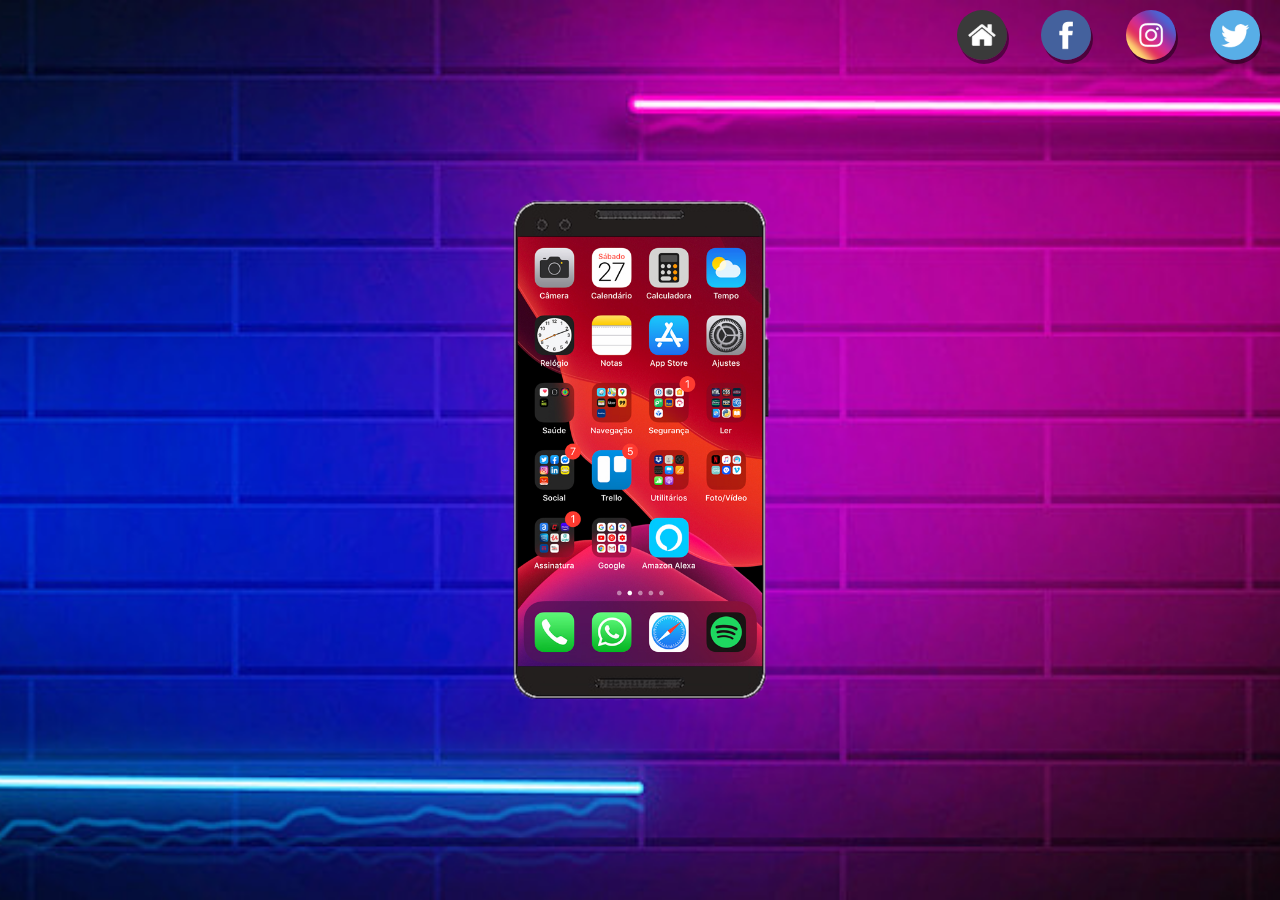
<file: index.html>
<!DOCTYPE html>
<html lang="en">
<head>
    <meta charset="UTF-8">
    <meta name="viewport" content="width=device-width, initial-scale=1.0">
    <title>Projeto Redes Sociais</title>
    <link rel="stylesheet" href="estilos/style.css">
    <link rel="shortcut icon" href="favicon.ico" type="image/x-icon">
</head>
<body>
    <main>
        <section id="telefone">
            <iframe src="home.html" frameborder="0" id="tela" name="tela"></iframe>
        </section>
        <section id="redes-sociais">
            <a href="home.html" target="tela"> <img src="imagens/logo-home.jpg" alt=""></a>
            <a href="facebook.html" target="tela"> <img src="imagens/logo-facebook.jpg" alt=""></a>
            <a href="instagram.html" target="tela"> <img src="imagens/logo-instagram.jpg" alt=""></a>
            <a href="twitter.html" target="tela"> <img src="imagens/logo-twitter.jpg" alt=""></a>
        </section>
    </main>
</body>
</html>
</file>
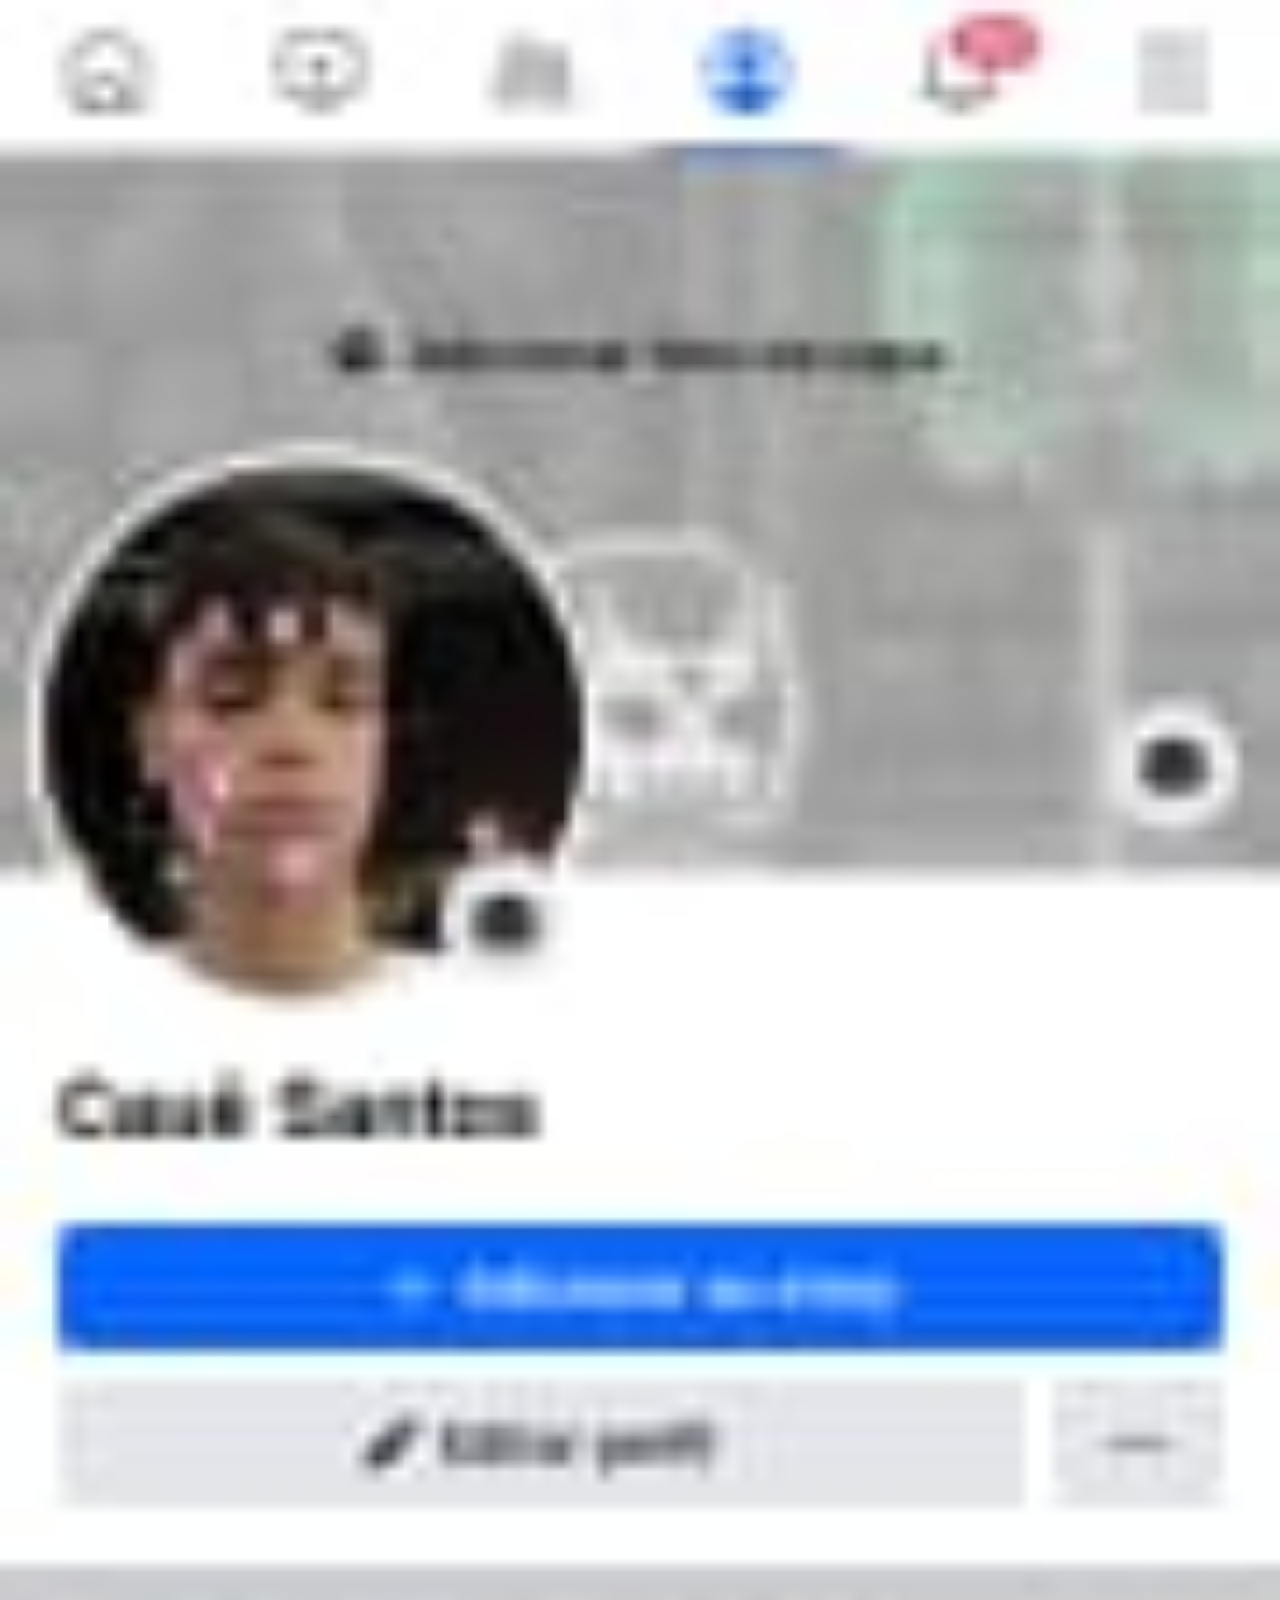
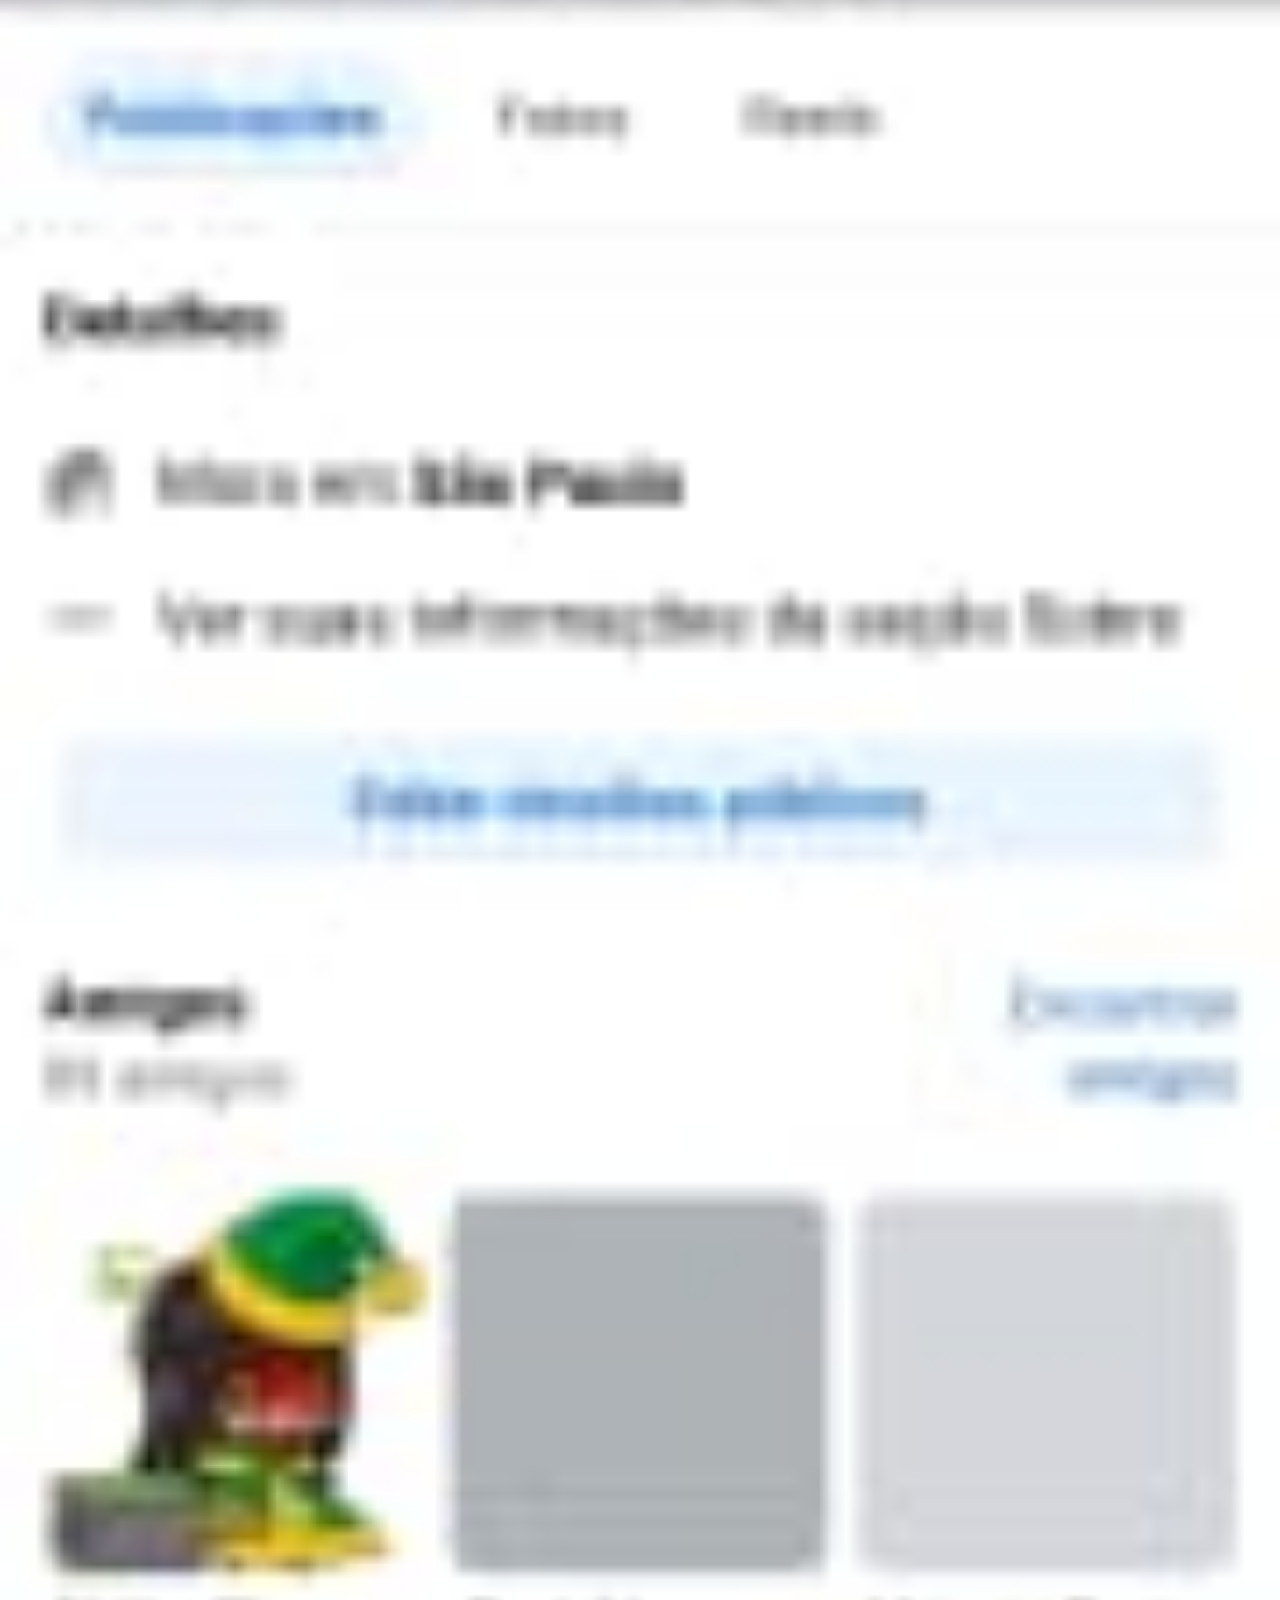
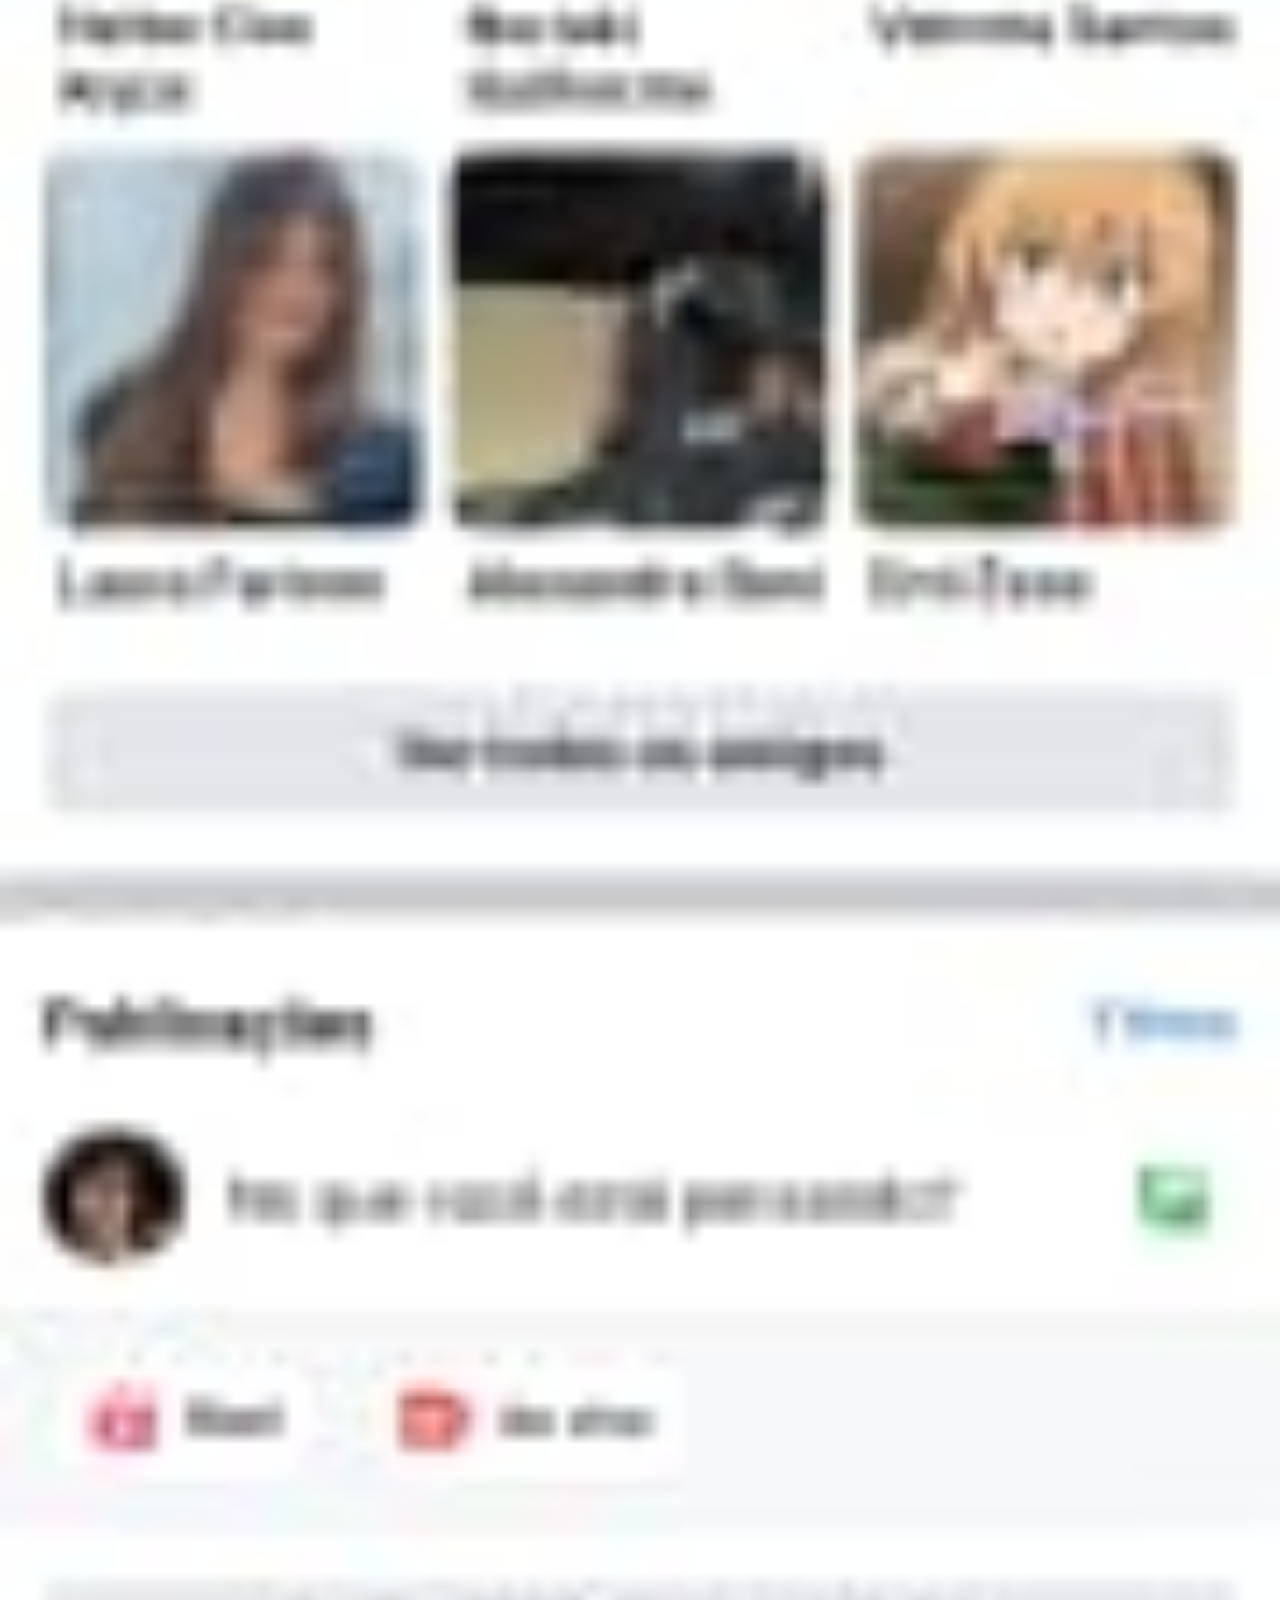
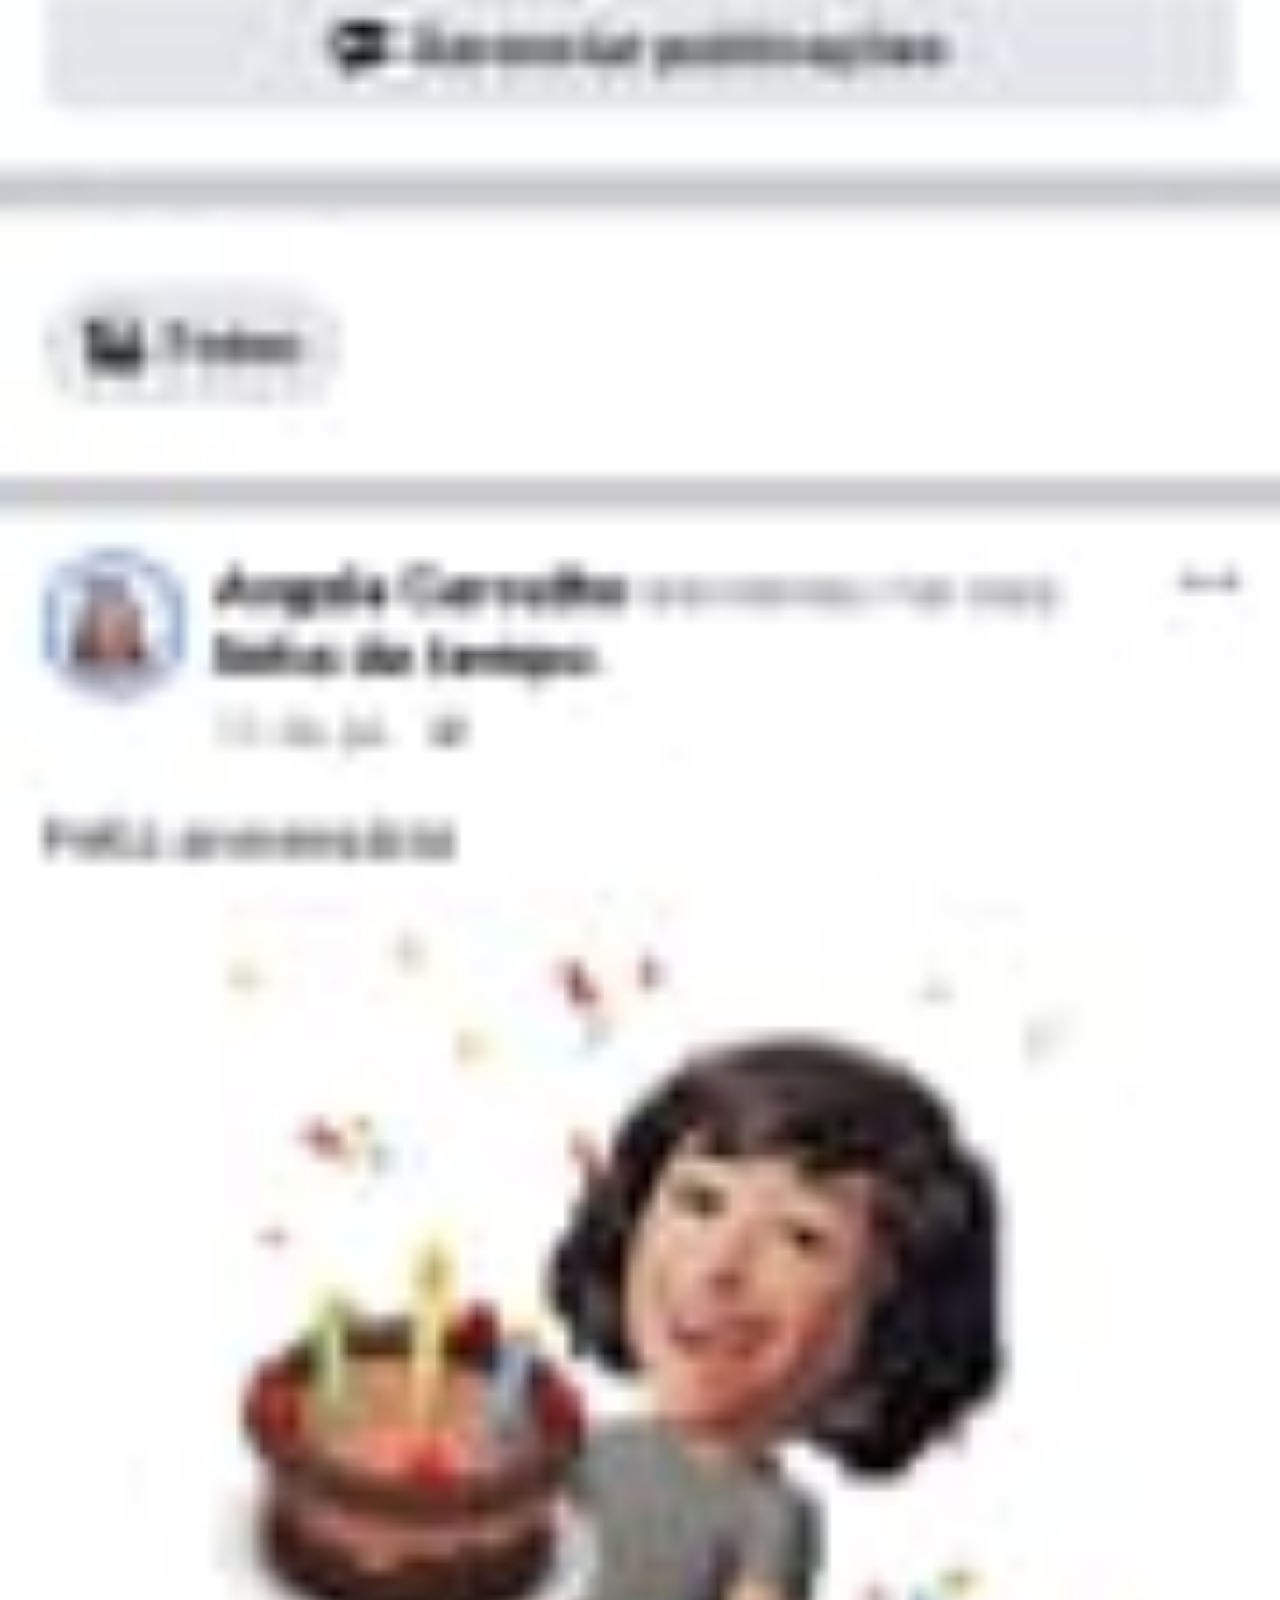
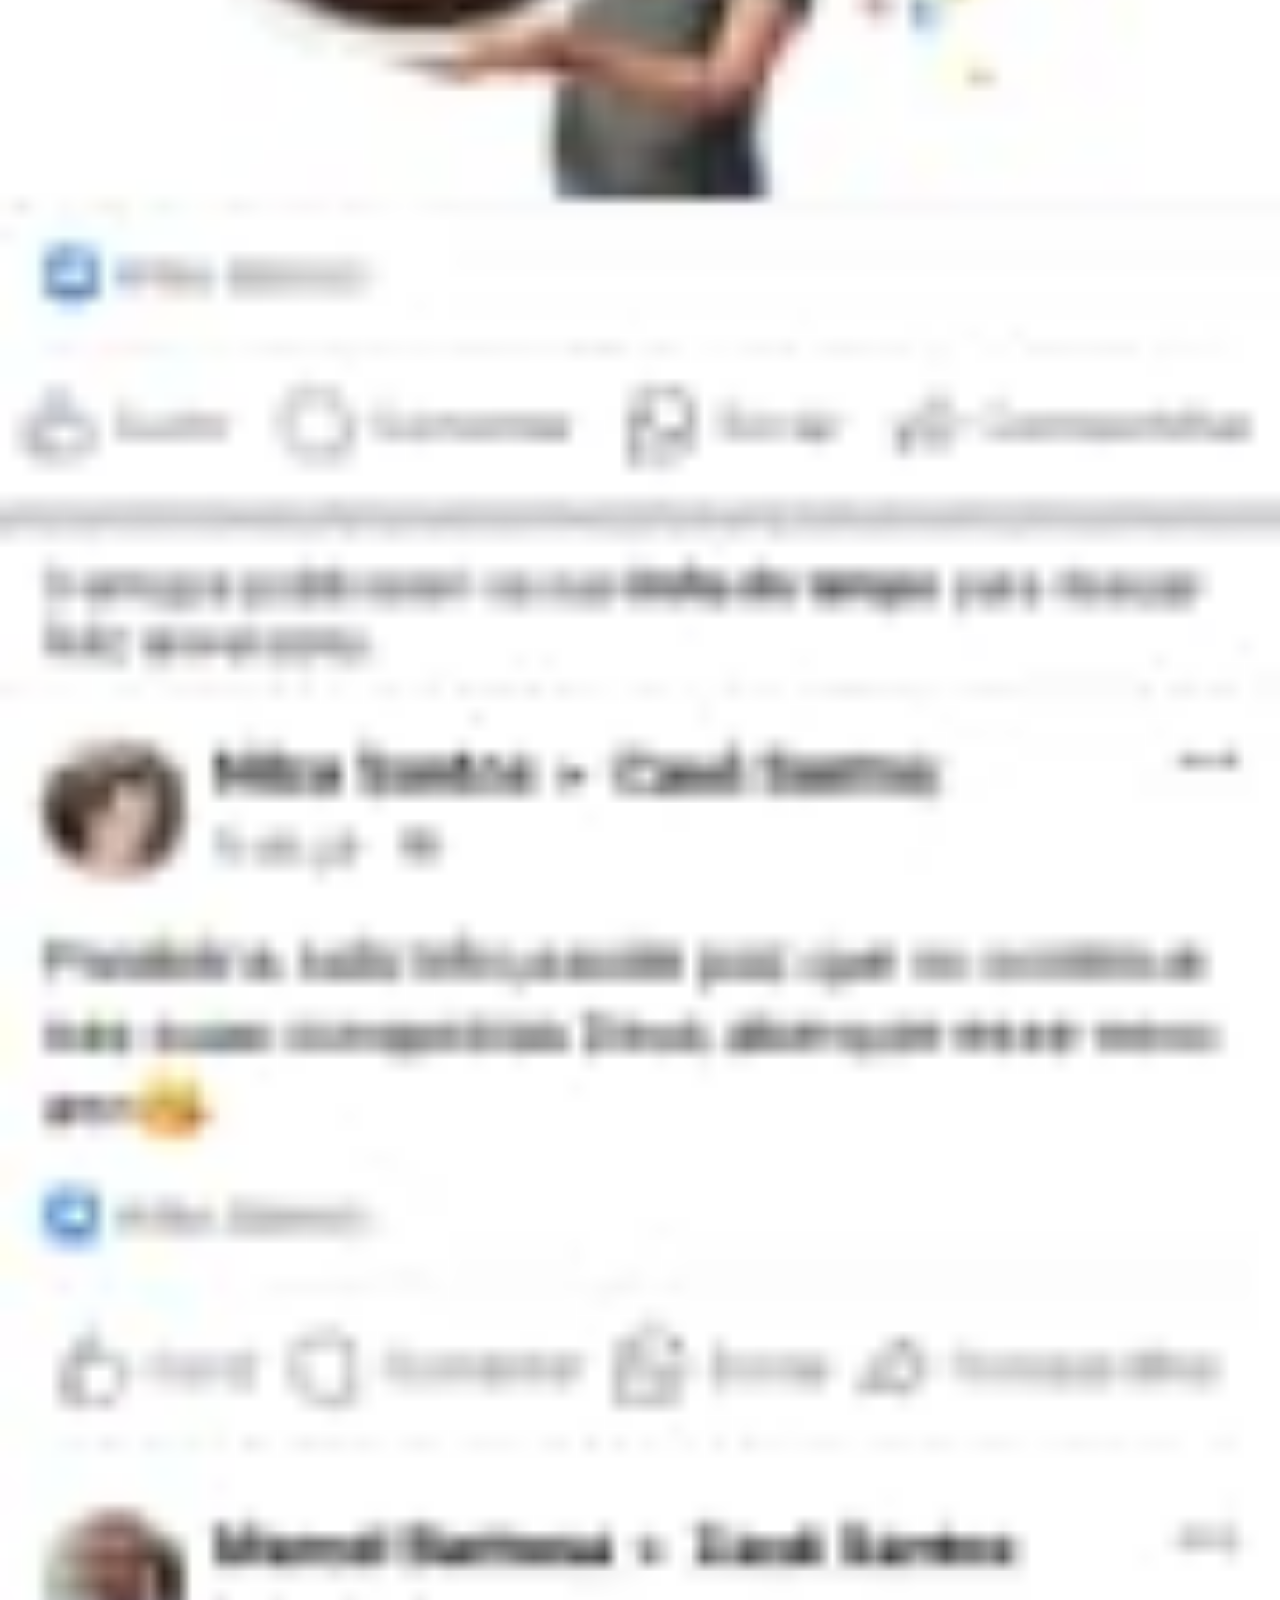
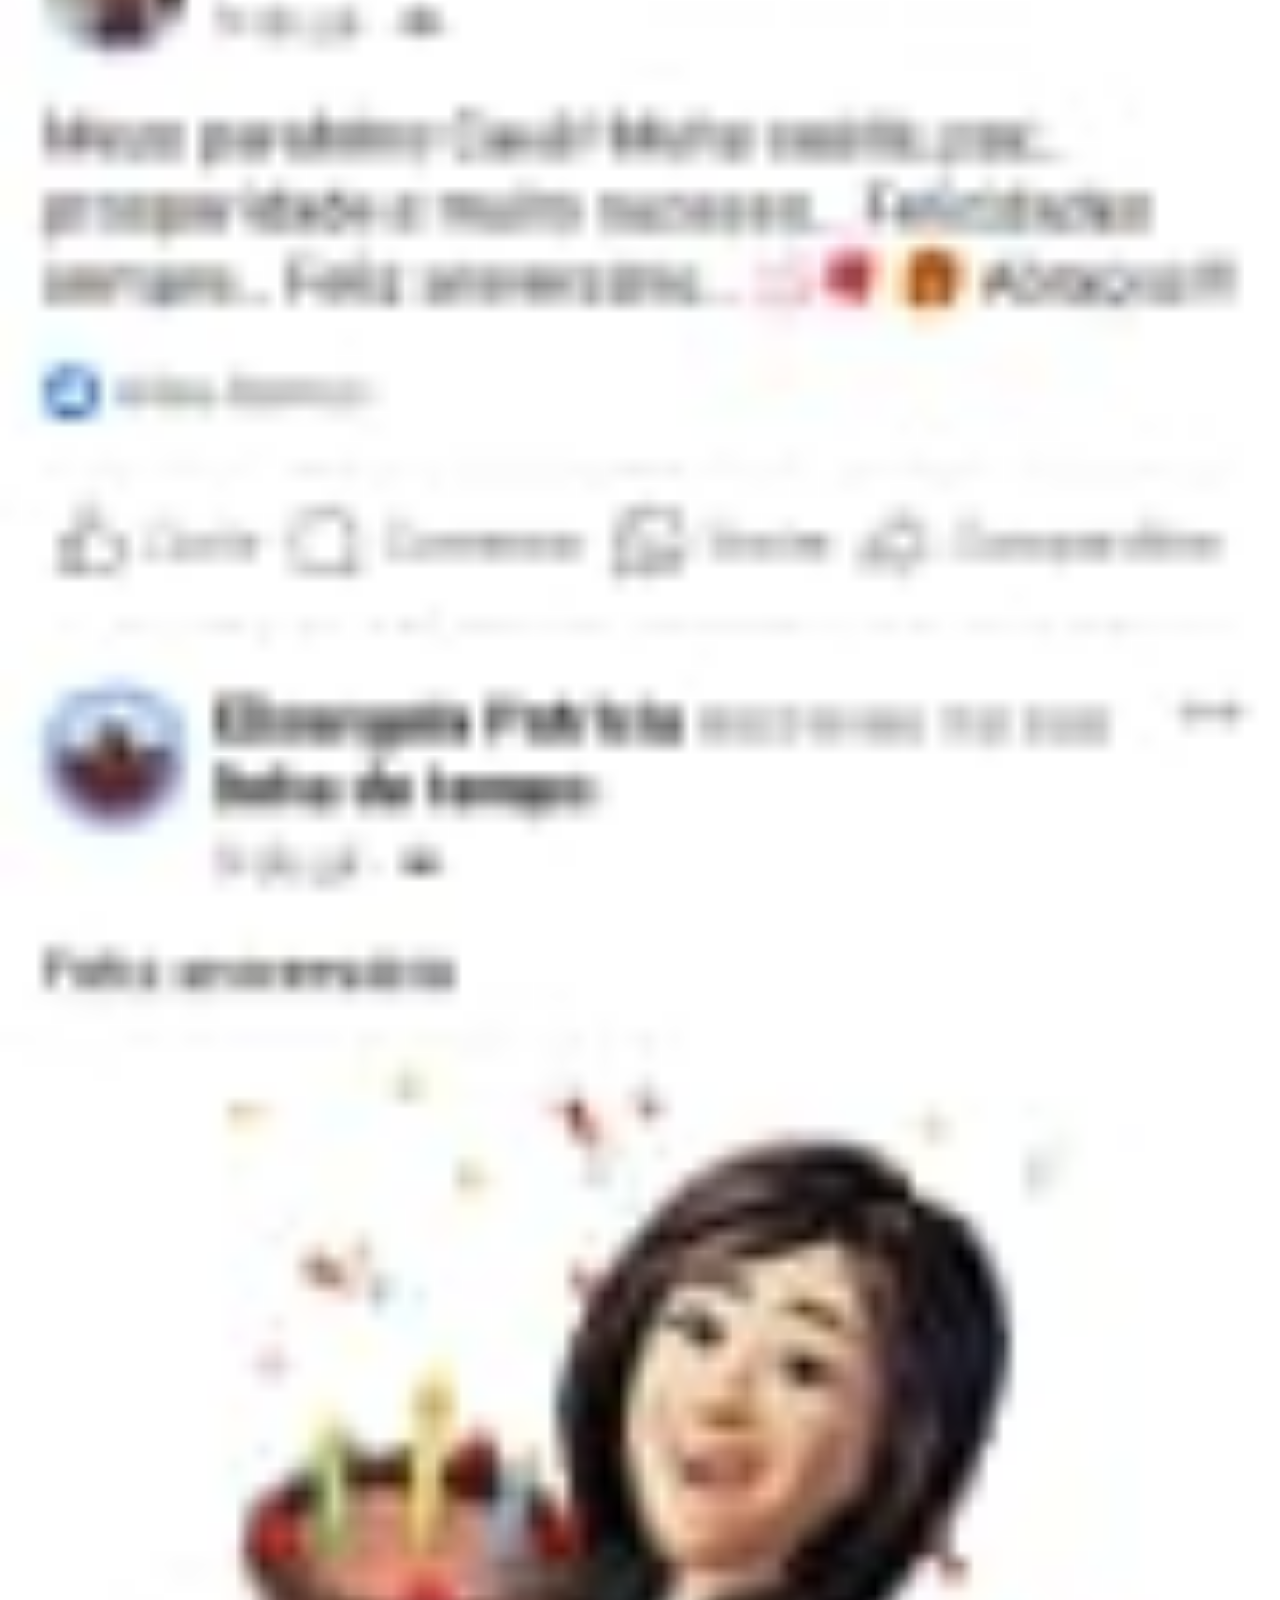
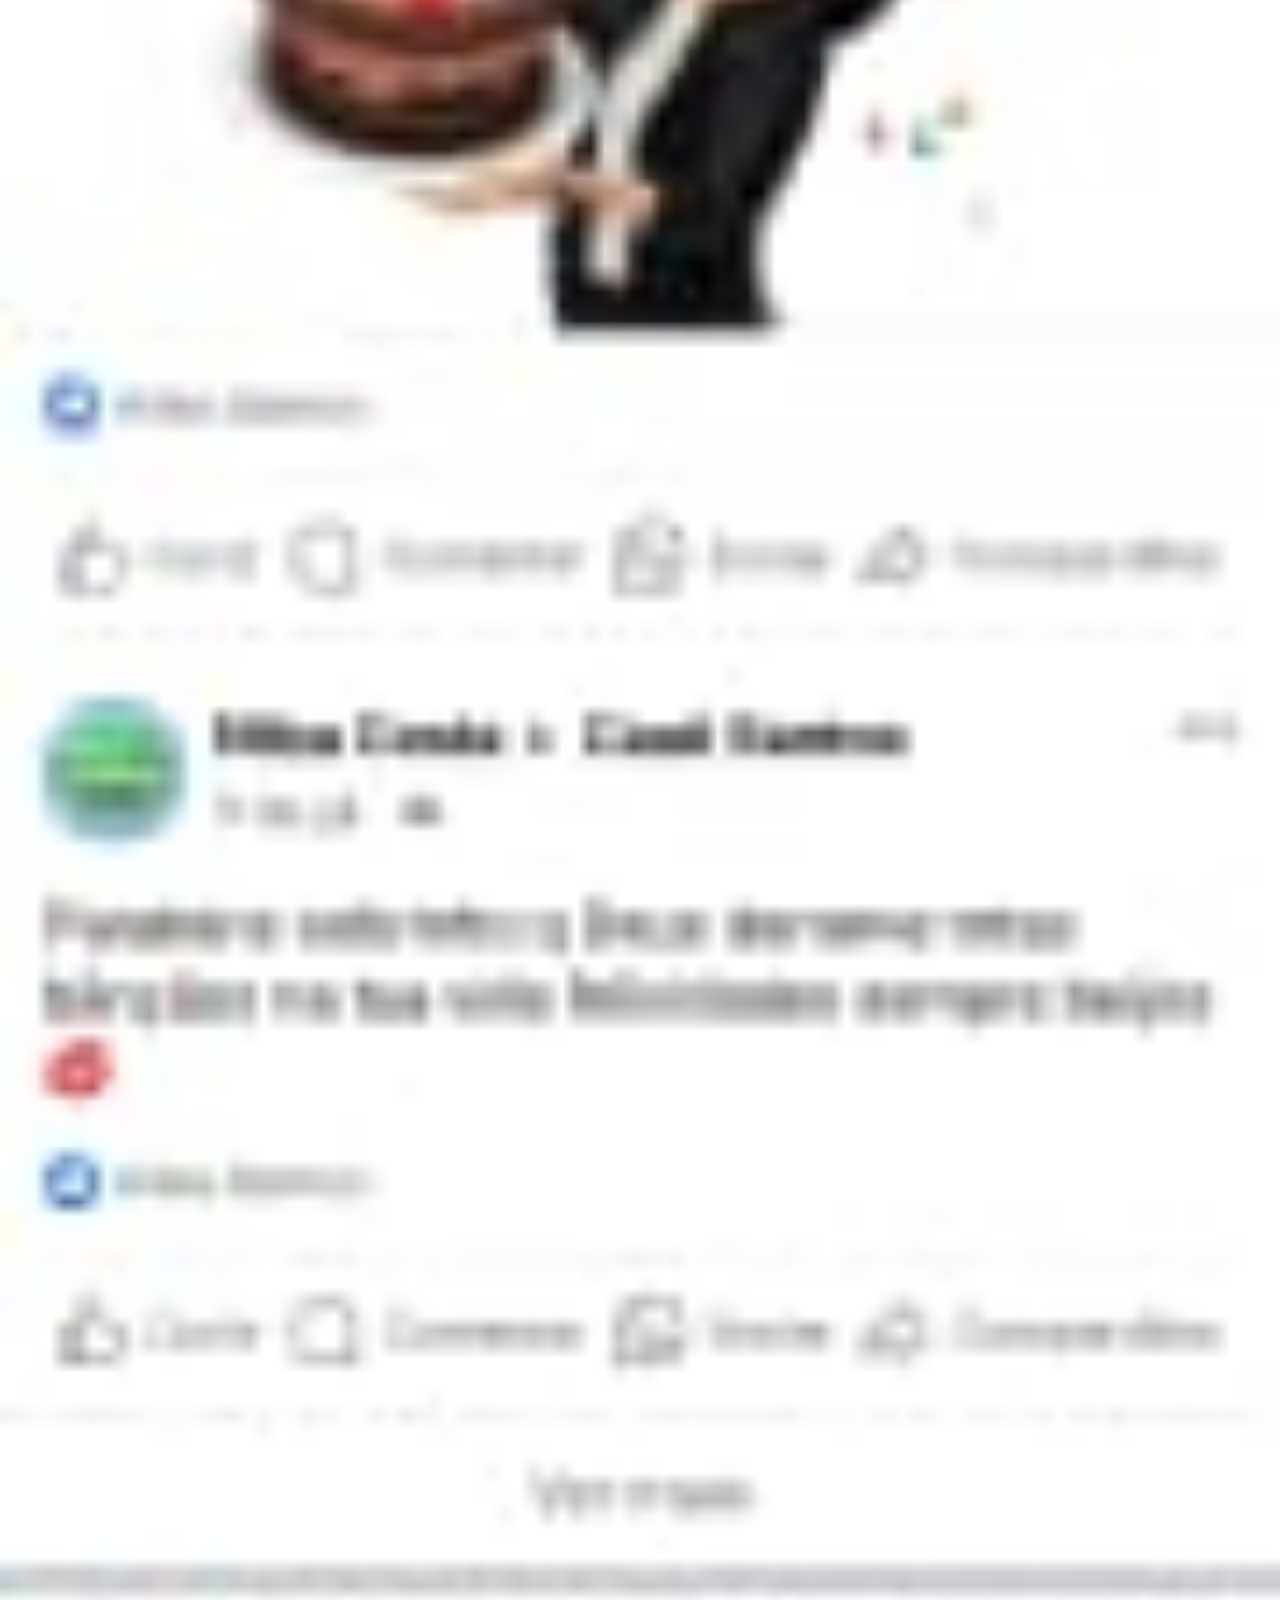
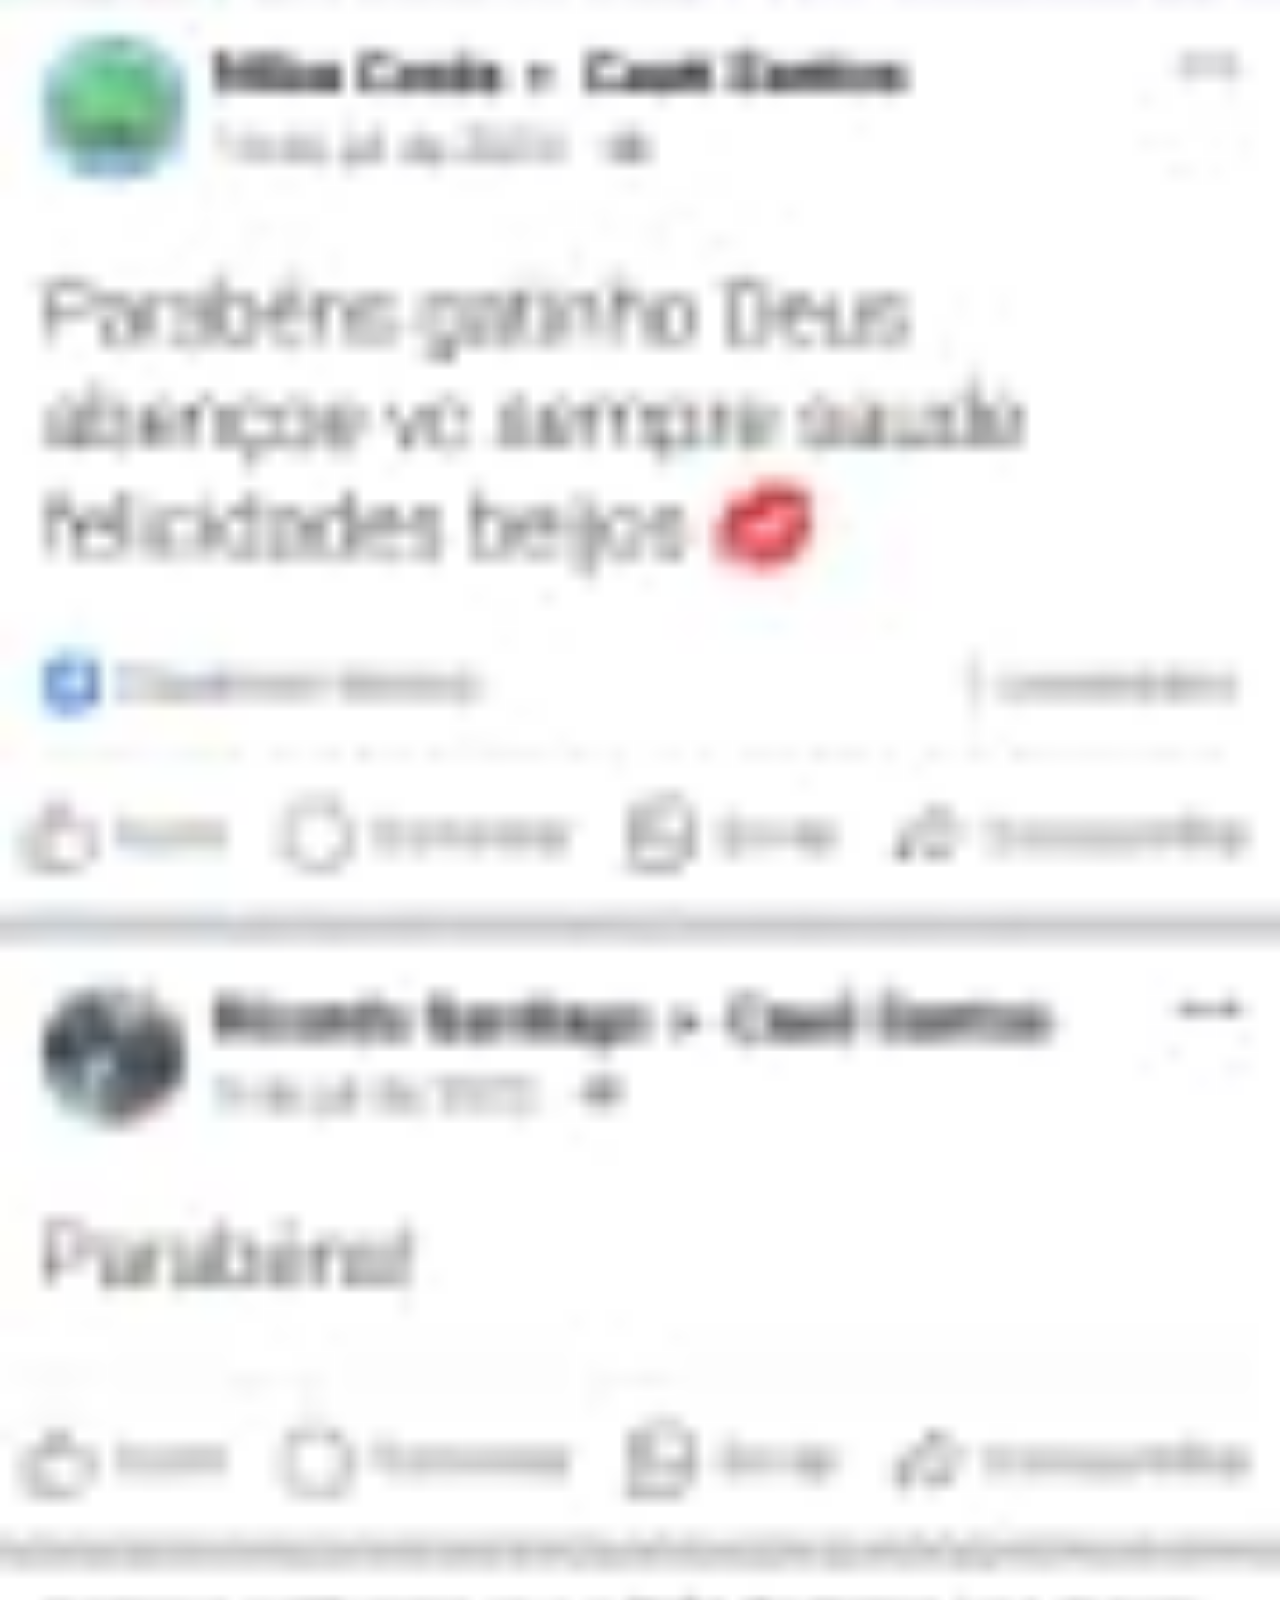
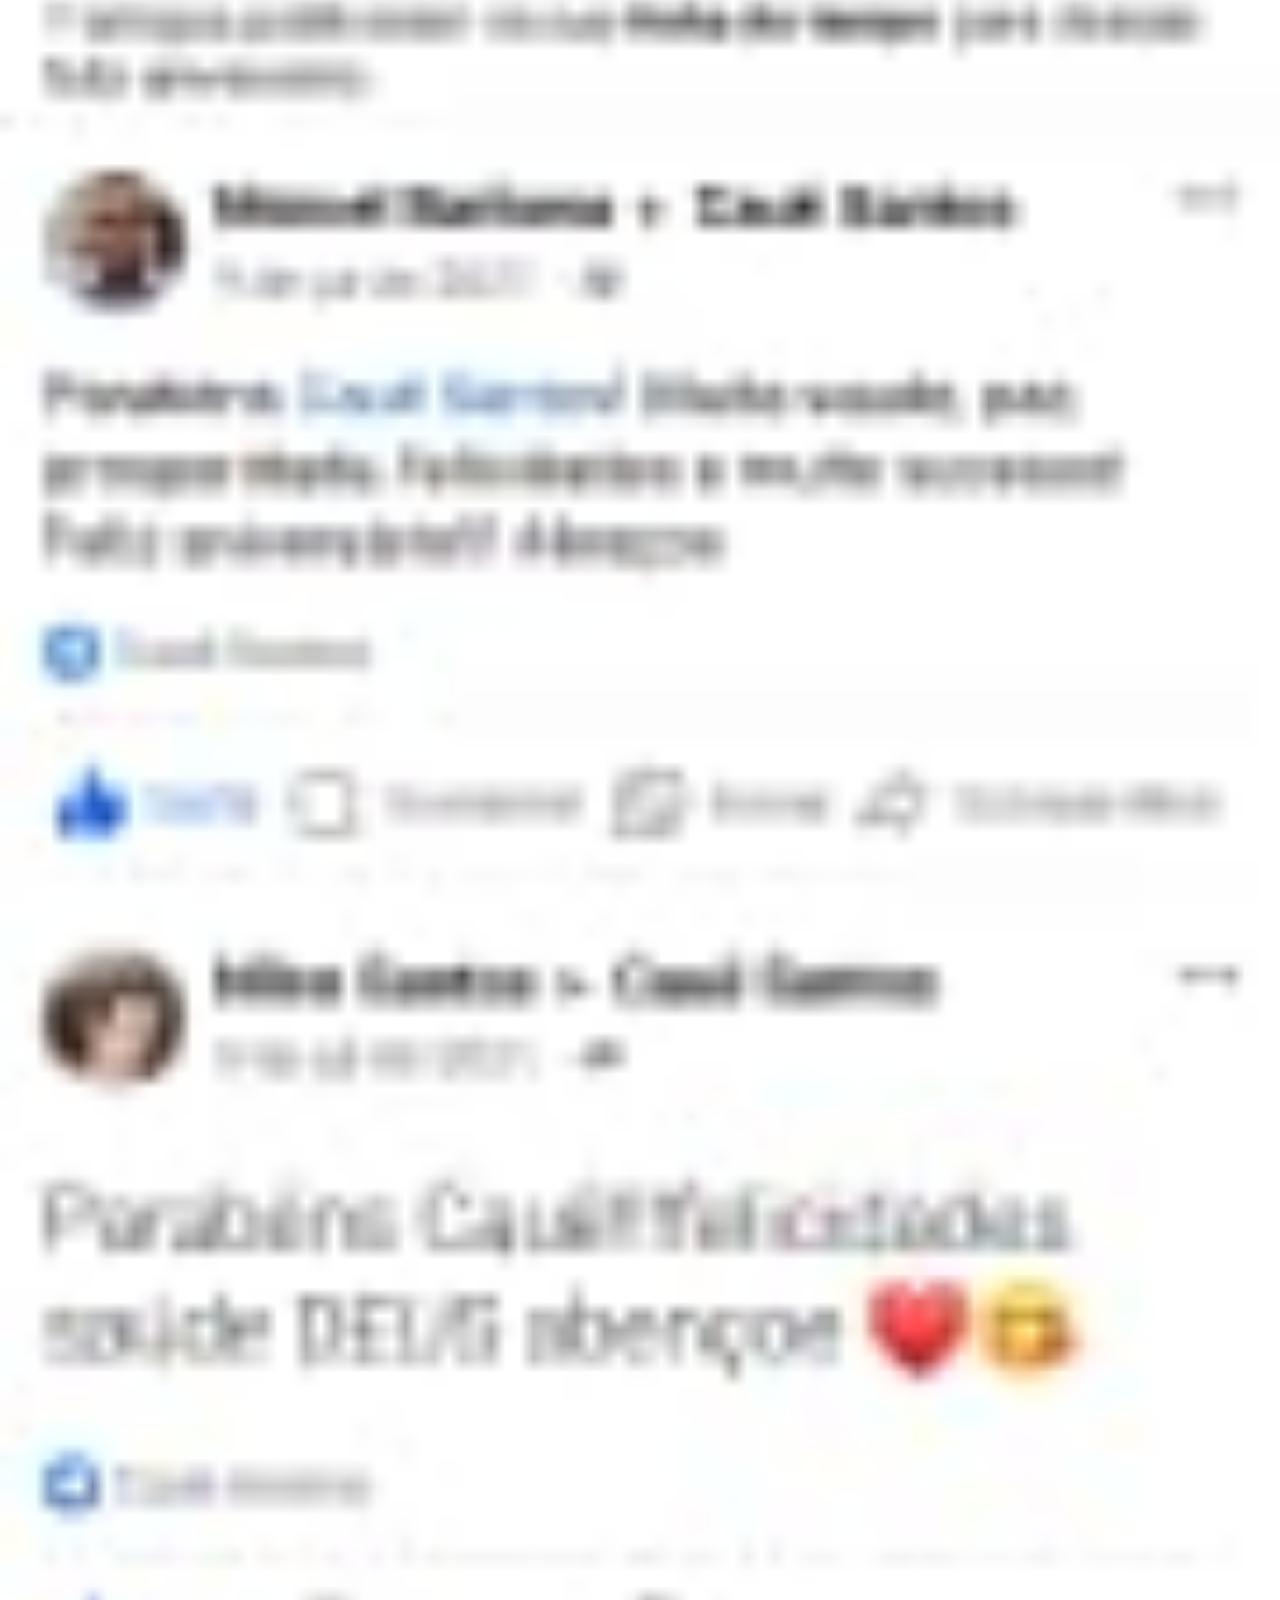
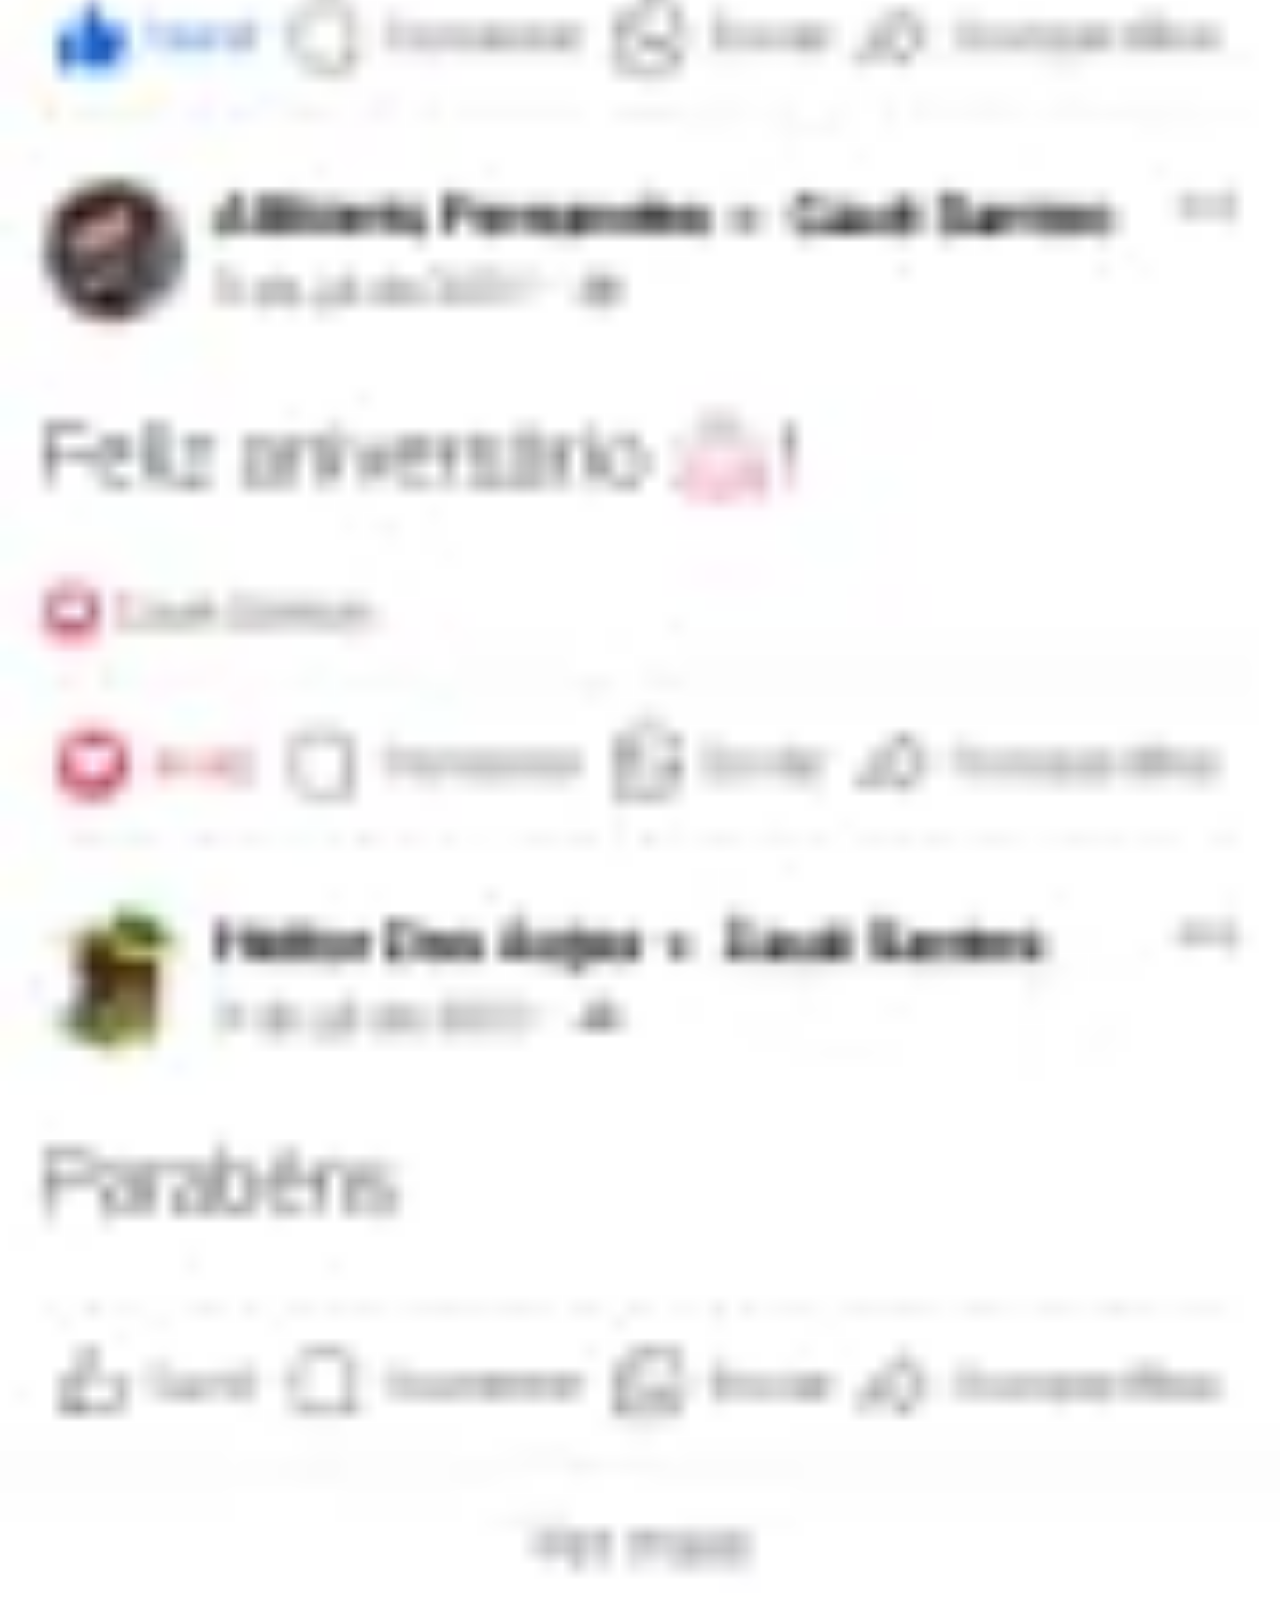
<file: facebook.html>
<!DOCTYPE html>
<html lang="en">
<head>
    <meta charset="UTF-8">
    <meta name="viewport" content="width=device-width, initial-scale=1.0">
    <title>Facebook</title>
    <link rel="stylesheet" href="estilos/social.css">
</head>
<body>
    <img src="imagens/tela-facebook.jpeg" alt="">
</body>
</html>
</file>
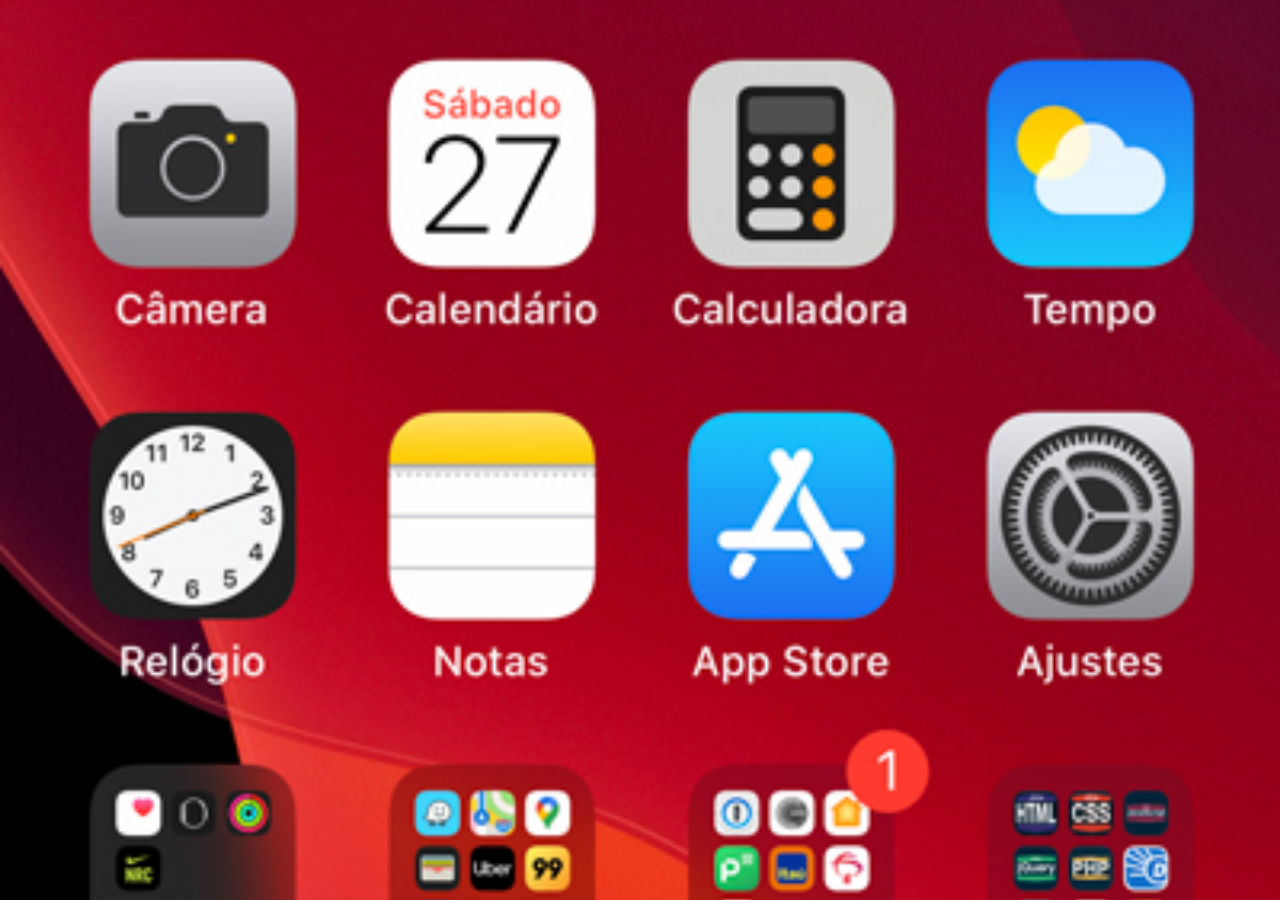
<file: home.html>
<!DOCTYPE html>
<html lang="en">
<head>
    <meta charset="UTF-8">
    <meta name="viewport" content="width=device-width, initial-scale=1.0">
    <title>Home</title>
    <style>
        *{
            margin: 0px;
            padding: 0px;
        }
        body{
            height: 100vh;
            width: 100vw;
            background: black url("imagens/tela-home.jpg") no-repeat top center;
            background-size: cover;
        }
    </style>
</head>
<body>
    
</body>
</html>
</file>
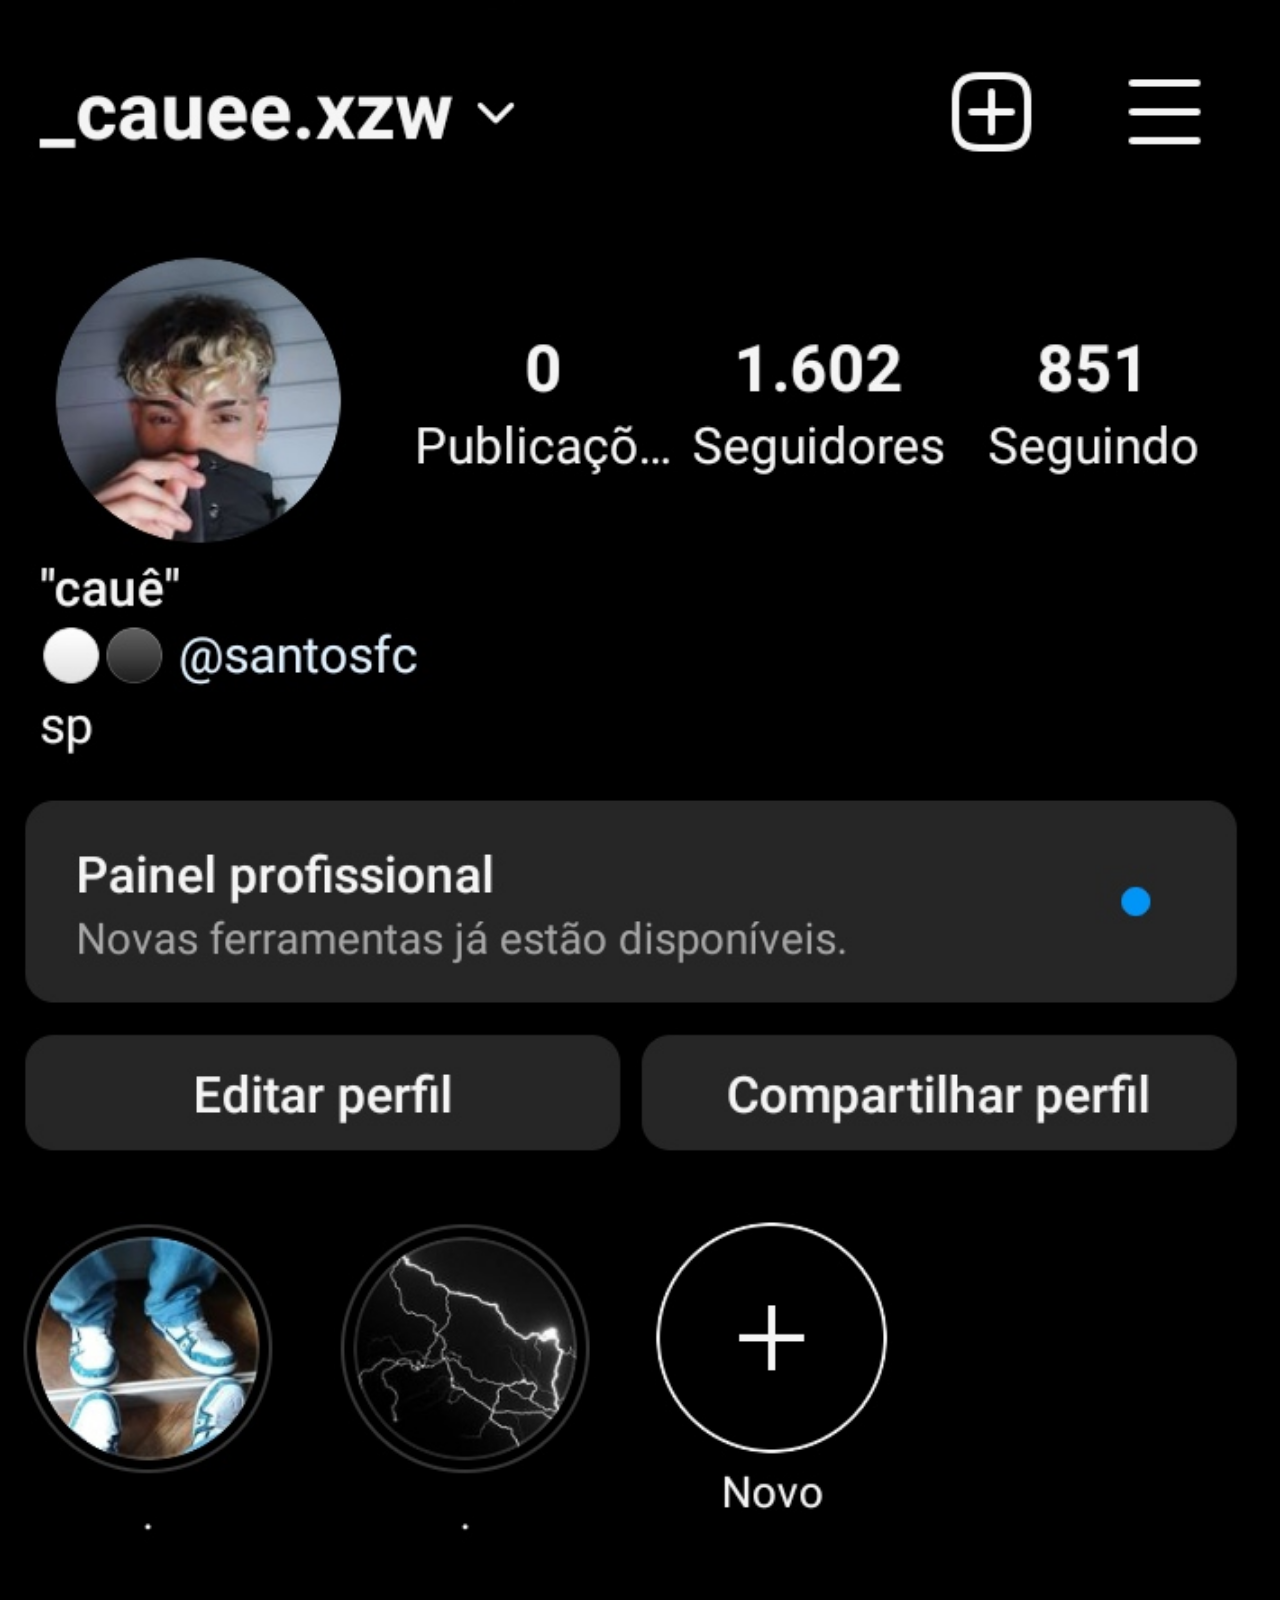
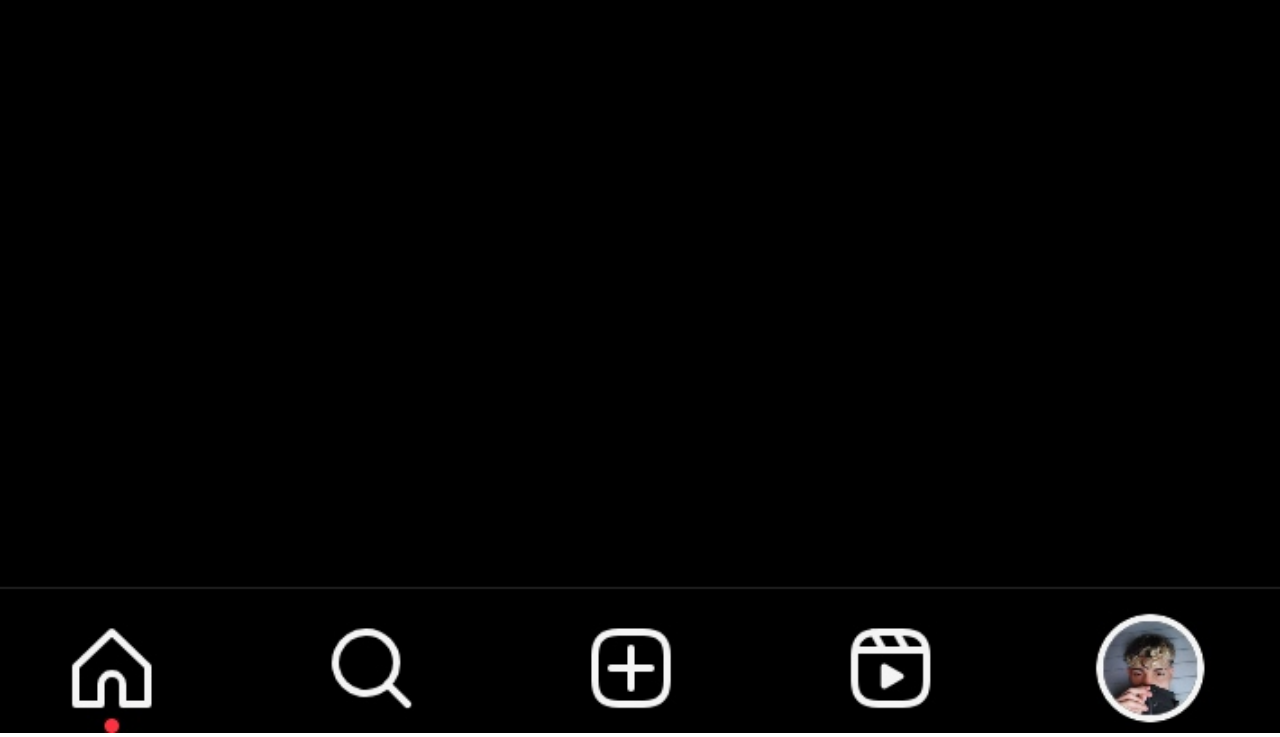
<file: instagram.html>
<!DOCTYPE html>
<html lang="en">
<head>
    <meta charset="UTF-8">
    <meta name="viewport" content="width=device-width, initial-scale=1.0">
    <title>Instagram</title>
    <link rel="stylesheet" href="estilos/social.css">
</head>
<body>
    <img src="imagens/tela-instagram.jpeg" alt="">
</body>
</html>
</file>
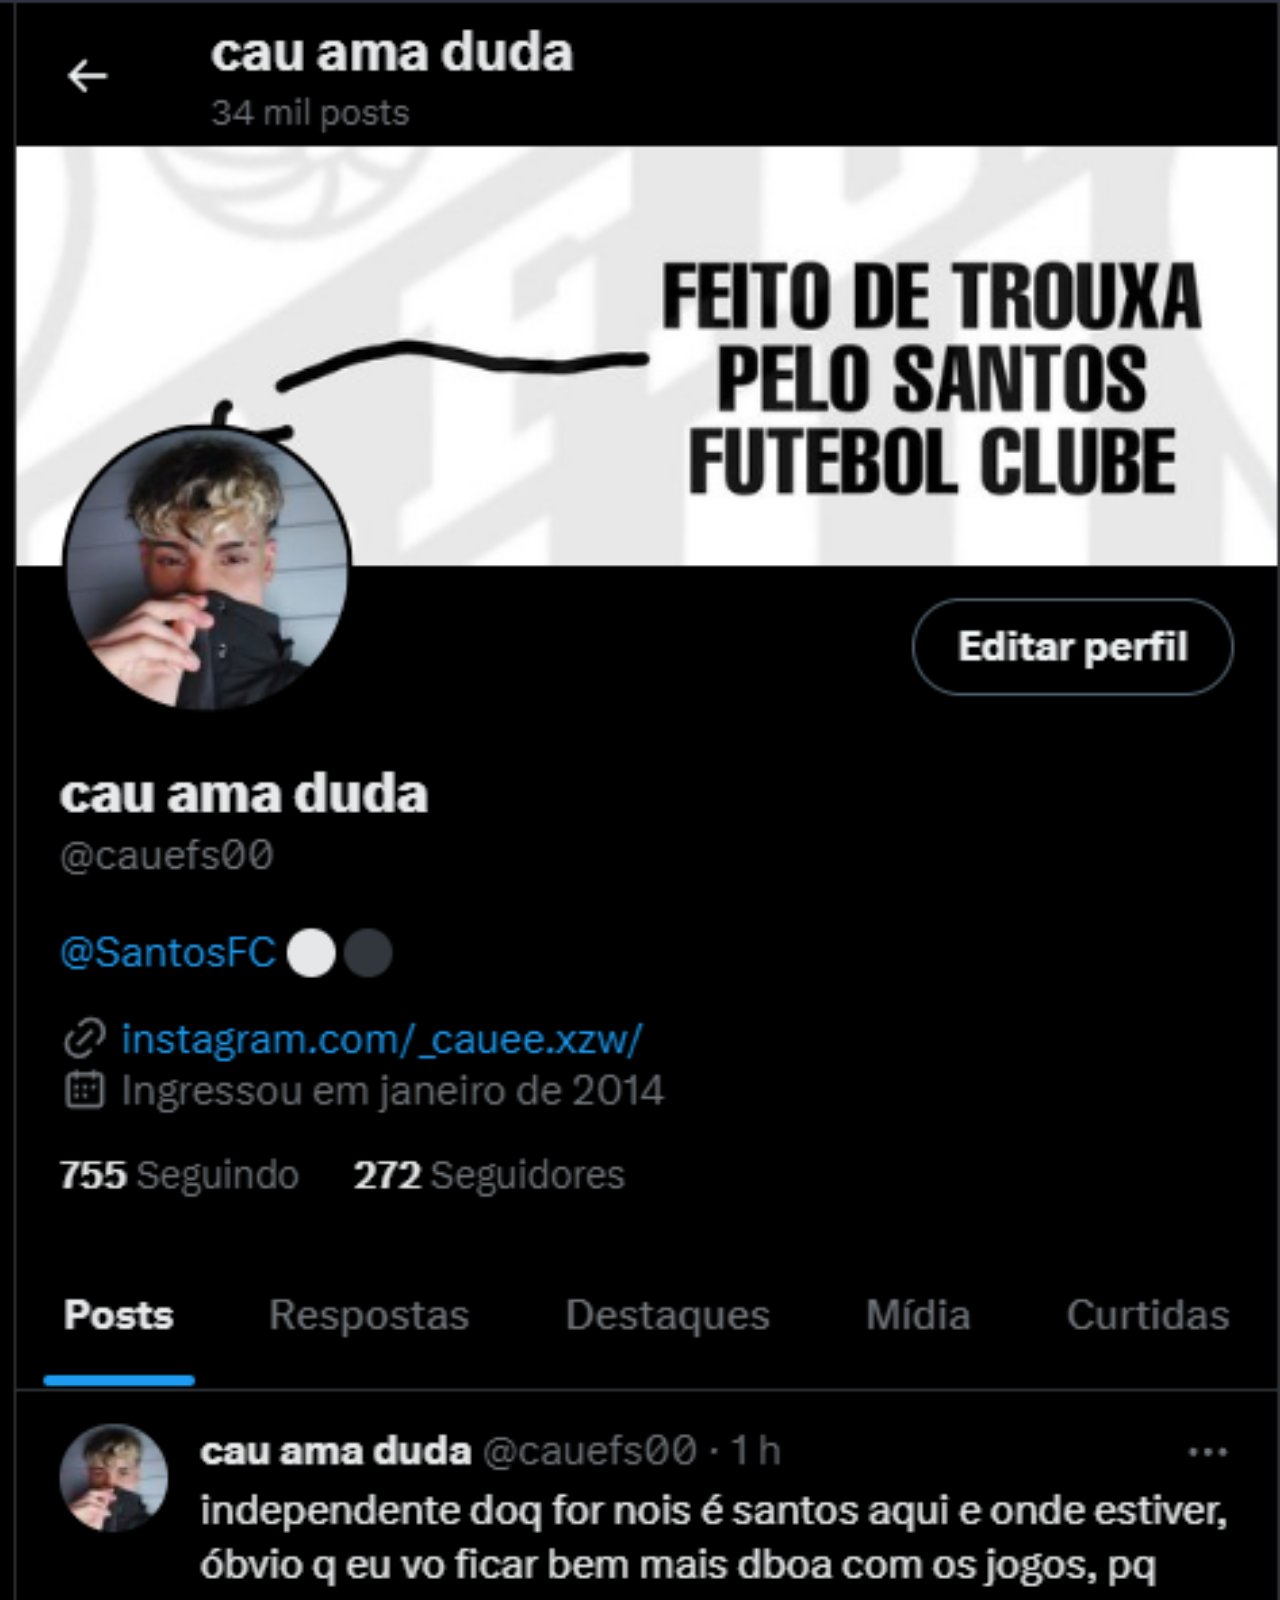
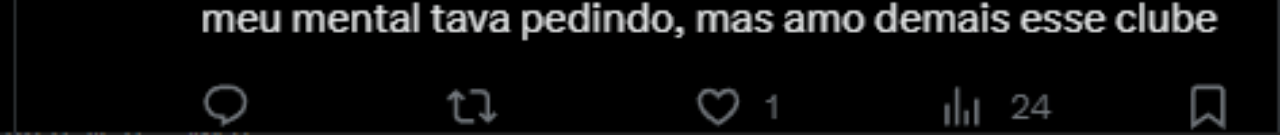
<file: twitter.html>
<!DOCTYPE html>
<html lang="en">
<head>
    <meta charset="UTF-8">
    <meta name="viewport" content="width=device-width, initial-scale=1.0">
    <title>Twitter</title>
    <link rel="stylesheet" href="estilos/social.css">
</head>
<body>
    <img src="imagens/tela-twitter.png" alt="">
</body>
</html>
</file>
<file: estilos/style.css>
@charset "UTF-8";
*{
    padding: 0px;
    margin: 0px;
    font-family: Arial, Helvetica, sans-serif;
}
html, body{
    width: 100vw;
    height: 100vh;
}
body{
    background: url("../imagens/background.jpg") no-repeat top center;
    background-size: cover;
    background-attachment: fixed;
}
main{
    width: 100vw;
    height: 100vh;
    position: relative;
}
section#telefone{
    width: 423px;
    height: 589px;



    position: absolute;
    top: 50%;
    left: 50%;
    transform: translate(-50%,-50%);
    background: url("../imagens/celular.png") no-repeat;
}
iframe#tela{
    position: relative;
    top: 81px;
    left: 89px;
    width: 245px;
    height: 430px;
    
}

section#redes-sociais{
    text-align: right;
}

section#redes-sociais img{
    width: 50px;
    margin: 10px;
    border-radius: 50%;
    margin-right: 20px;
    box-shadow: 2px 4px rgba(0, 0, 0, 0.438);
    box-sizing: border-box;
    

}
section#redes-sociais img:hover{
    border: 2px solid rgba(255, 255, 255, 0.644);
    transform: translate(-3px, -3px);
    box-shadow: 3px 4px black;
    transition: transform 0.4s, border 1s;
}
</file>
<file: estilos/social.css>
@charset "UTF-8";

*{
    margin: 0px;
    padding: 0px;
}
::-webkit-scrollbar{
    width: 0px;
    height: 0px;
}
img{
    width: 100vw;
}
</file>
